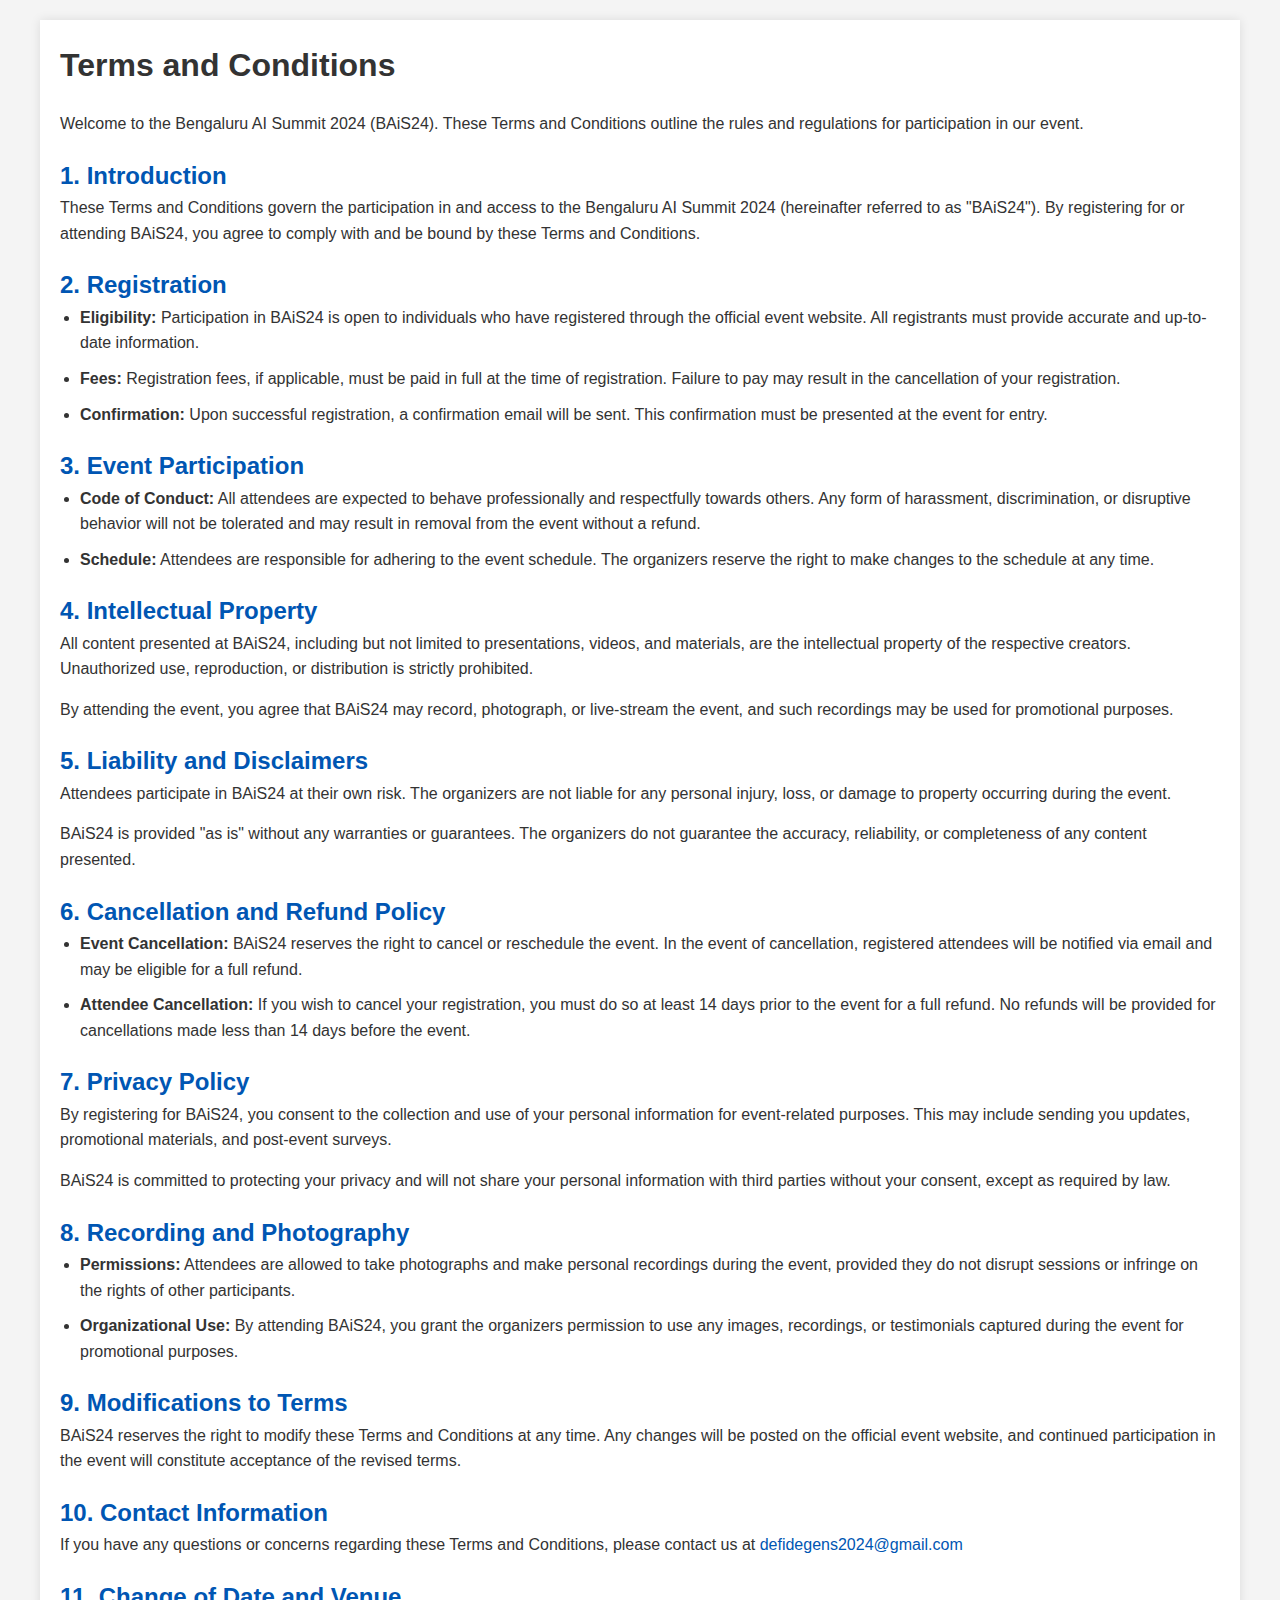
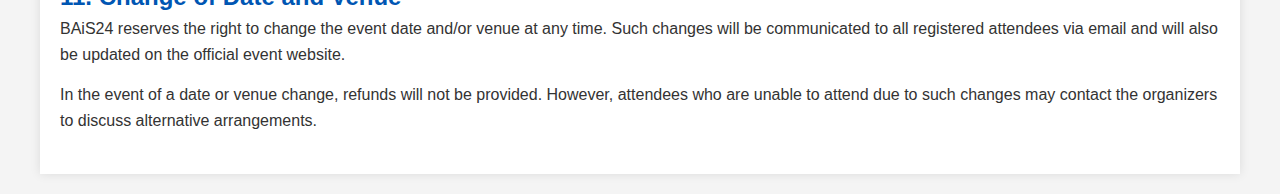
<file: terms.html>
<!DOCTYPE html>
<html lang="en">
<head>
    <meta charset="UTF-8">
    <meta name="viewport" content="width=device-width, initial-scale=1.0">
    <title>BAiS24 Terms and Conditions</title>
    <link rel="stylesheet" href="terms.css">
</head>
<body>
    <main class="content">
        <section class="terms-section">
            <h1 class="section-title">Terms and Conditions</h1>
            <p>Welcome to the Bengaluru AI Summit 2024 (BAiS24). These Terms and Conditions outline the rules and regulations for participation in our event.</p>

            <article class="terms">
                <h2>1. Introduction</h2>
                <p>These Terms and Conditions govern the participation in and access to the Bengaluru AI Summit 2024 (hereinafter referred to as "BAiS24"). By registering for or attending BAiS24, you agree to comply with and be bound by these Terms and Conditions.</p>

                <h2>2. Registration</h2>
                <ul>
                    <li><strong>Eligibility:</strong> Participation in BAiS24 is open to individuals who have registered through the official event website. All registrants must provide accurate and up-to-date information.</li>
                    <li><strong>Fees:</strong> Registration fees, if applicable, must be paid in full at the time of registration. Failure to pay may result in the cancellation of your registration.</li>
                    <li><strong>Confirmation:</strong> Upon successful registration, a confirmation email will be sent. This confirmation must be presented at the event for entry.</li>
                </ul>

                <h2>3. Event Participation</h2>
                <ul>
                    <li><strong>Code of Conduct:</strong> All attendees are expected to behave professionally and respectfully towards others. Any form of harassment, discrimination, or disruptive behavior will not be tolerated and may result in removal from the event without a refund.</li>
                    <li><strong>Schedule:</strong> Attendees are responsible for adhering to the event schedule. The organizers reserve the right to make changes to the schedule at any time.</li>
                </ul>

                <h2>4. Intellectual Property</h2>
                <p>All content presented at BAiS24, including but not limited to presentations, videos, and materials, are the intellectual property of the respective creators. Unauthorized use, reproduction, or distribution is strictly prohibited.</p>
                <p>By attending the event, you agree that BAiS24 may record, photograph, or live-stream the event, and such recordings may be used for promotional purposes.</p>

                <h2>5. Liability and Disclaimers</h2>
                <p>Attendees participate in BAiS24 at their own risk. The organizers are not liable for any personal injury, loss, or damage to property occurring during the event.</p>
                <p>BAiS24 is provided "as is" without any warranties or guarantees. The organizers do not guarantee the accuracy, reliability, or completeness of any content presented.</p>

                <h2>6. Cancellation and Refund Policy</h2>
                <ul>
                    <li><strong>Event Cancellation:</strong> BAiS24 reserves the right to cancel or reschedule the event. In the event of cancellation, registered attendees will be notified via email and may be eligible for a full refund.</li>
                    <li><strong>Attendee Cancellation:</strong> If you wish to cancel your registration, you must do so at least 14 days prior to the event for a full refund. No refunds will be provided for cancellations made less than 14 days before the event.</li>
                </ul>

                <h2>7. Privacy Policy</h2>
                <p>By registering for BAiS24, you consent to the collection and use of your personal information for event-related purposes. This may include sending you updates, promotional materials, and post-event surveys.</p>
                <p>BAiS24 is committed to protecting your privacy and will not share your personal information with third parties without your consent, except as required by law.</p>

                <h2>8. Recording and Photography</h2>
                <ul>
                    <li><strong>Permissions:</strong> Attendees are allowed to take photographs and make personal recordings during the event, provided they do not disrupt sessions or infringe on the rights of other participants.</li>
                    <li><strong>Organizational Use:</strong> By attending BAiS24, you grant the organizers permission to use any images, recordings, or testimonials captured during the event for promotional purposes.</li>
                </ul>

                <h2>9. Modifications to Terms</h2>
                <p>BAiS24 reserves the right to modify these Terms and Conditions at any time. Any changes will be posted on the official event website, and continued participation in the event will constitute acceptance of the revised terms.</p>

                <h2>10. Contact Information</h2>
                <p>If you have any questions or concerns regarding these Terms and Conditions, please contact us at <a href="mailto:defidegens2024@gmail.com">defidegens2024@gmail.com</a></p>

                <h2>11. Change of Date and Venue</h2>
                <p>BAiS24 reserves the right to change the event date and/or venue at any time. Such changes will be communicated to all registered attendees via email and will also be updated on the official event website.</p>
                <p>In the event of a date or venue change, refunds will not be provided. However, attendees who are unable to attend due to such changes may contact the organizers to discuss alternative arrangements.</p>
            </article>
        </section>
    </main>
</body>
</html>
</file>
<file: terms.css>
/* Reset default margins and padding */
* {
    margin: 0;
    padding: 0;
    box-sizing: border-box;
}
.poppins-thin {
  font-family: "Poppins", sans-serif;
  font-weight: 030;
  font-style: normal;
}

.poppins-extralight {
  font-family: "Poppins", sans-serif;
  font-weight: 200;
  font-style: normal;
}

.poppins-light {
  font-family: "Poppins", sans-serif;
  font-weight: 300;
  font-style: normal;
}

.poppins-regular {
  font-family: "Poppins", sans-serif;
  font-weight: 400;
  font-style: normal;
}

.poppins-medium {
  font-family: "Poppins", sans-serif;
  font-weight: 500;
  font-style: normal;
}

.poppins-semibold {
  font-family: "Poppins", sans-serif;
  font-weight: 600;
  font-style: normal;
}

.poppins-bold {
  font-family: "Poppins", sans-serif;
  font-weight: 700;
  font-style: normal;
}

.poppins-extrabold {
  font-family: "Poppins", sans-serif;
  font-weight: 800;
  font-style: normal;
}

.poppins-black {
  font-family: "Poppins", sans-serif;
  font-weight: 900;
  font-style: normal;
}

.poppins-thin-italic {
  font-family: "Poppins", sans-serif;
  font-weight: 100;
  font-style: italic;
}

.poppins-extralight-italic {
  font-family: "Poppins", sans-serif;
  font-weight: 200;
  font-style: italic;
}

.poppins-light-italic {
  font-family: "Poppins", sans-serif;
  font-weight: 300;
  font-style: italic;
}

.poppins-regular-italic {
  font-family: "Poppins", sans-serif;
  font-weight: 400;
  font-style: italic;
}

.poppins-medium-italic {
  font-family: "Poppins", sans-serif;
  font-weight: 500;
  font-style: italic;
}

.poppins-semibold-italic {
  font-family: "Poppins", sans-serif;
  font-weight: 600;
  font-style: italic;
}

.poppins-bold-italic {
  font-family: "Poppins", sans-serif;
  font-weight: 700;
  font-style: italic;
}

.poppins-extrabold-italic {
  font-family: "Poppins", sans-serif;
  font-weight: 800;
  font-style: italic;
}

.poppins-black-italic {
  font-family: "Poppins", sans-serif;
  font-weight: 900;
  font-style: italic;
}

body {
    font-family: poppins, sans-serif;
    line-height: 1.6;
    background-color: #f4f4f4;
    color: #333;
    margin: 0;
    padding: 0;
}

.content {
    max-width: 1200px;
    margin: 20px auto;
    padding: 20px;
    background-color: #fff;
    box-shadow: 0px 0px 10px rgba(0, 0, 0, 0.1);
}

.terms-section {
    margin-bottom: 20px;
}

.section-title {
    font-size: 32px;
    margin-bottom: 20px;
}

.terms h2 {
    font-size: 24px;
    margin-top: 20px;
    color: #0056b3;
}

.terms p, .terms ul {
    margin-bottom: 15px;
}

.terms ul {
    padding-left: 20px;
}

.terms ul li {
    margin-bottom: 10px;
}

.terms a {
    color: #0056b3;
    text-decoration: none;
}

.terms a:hover {
    text-decoration: underline;
}
</file>
